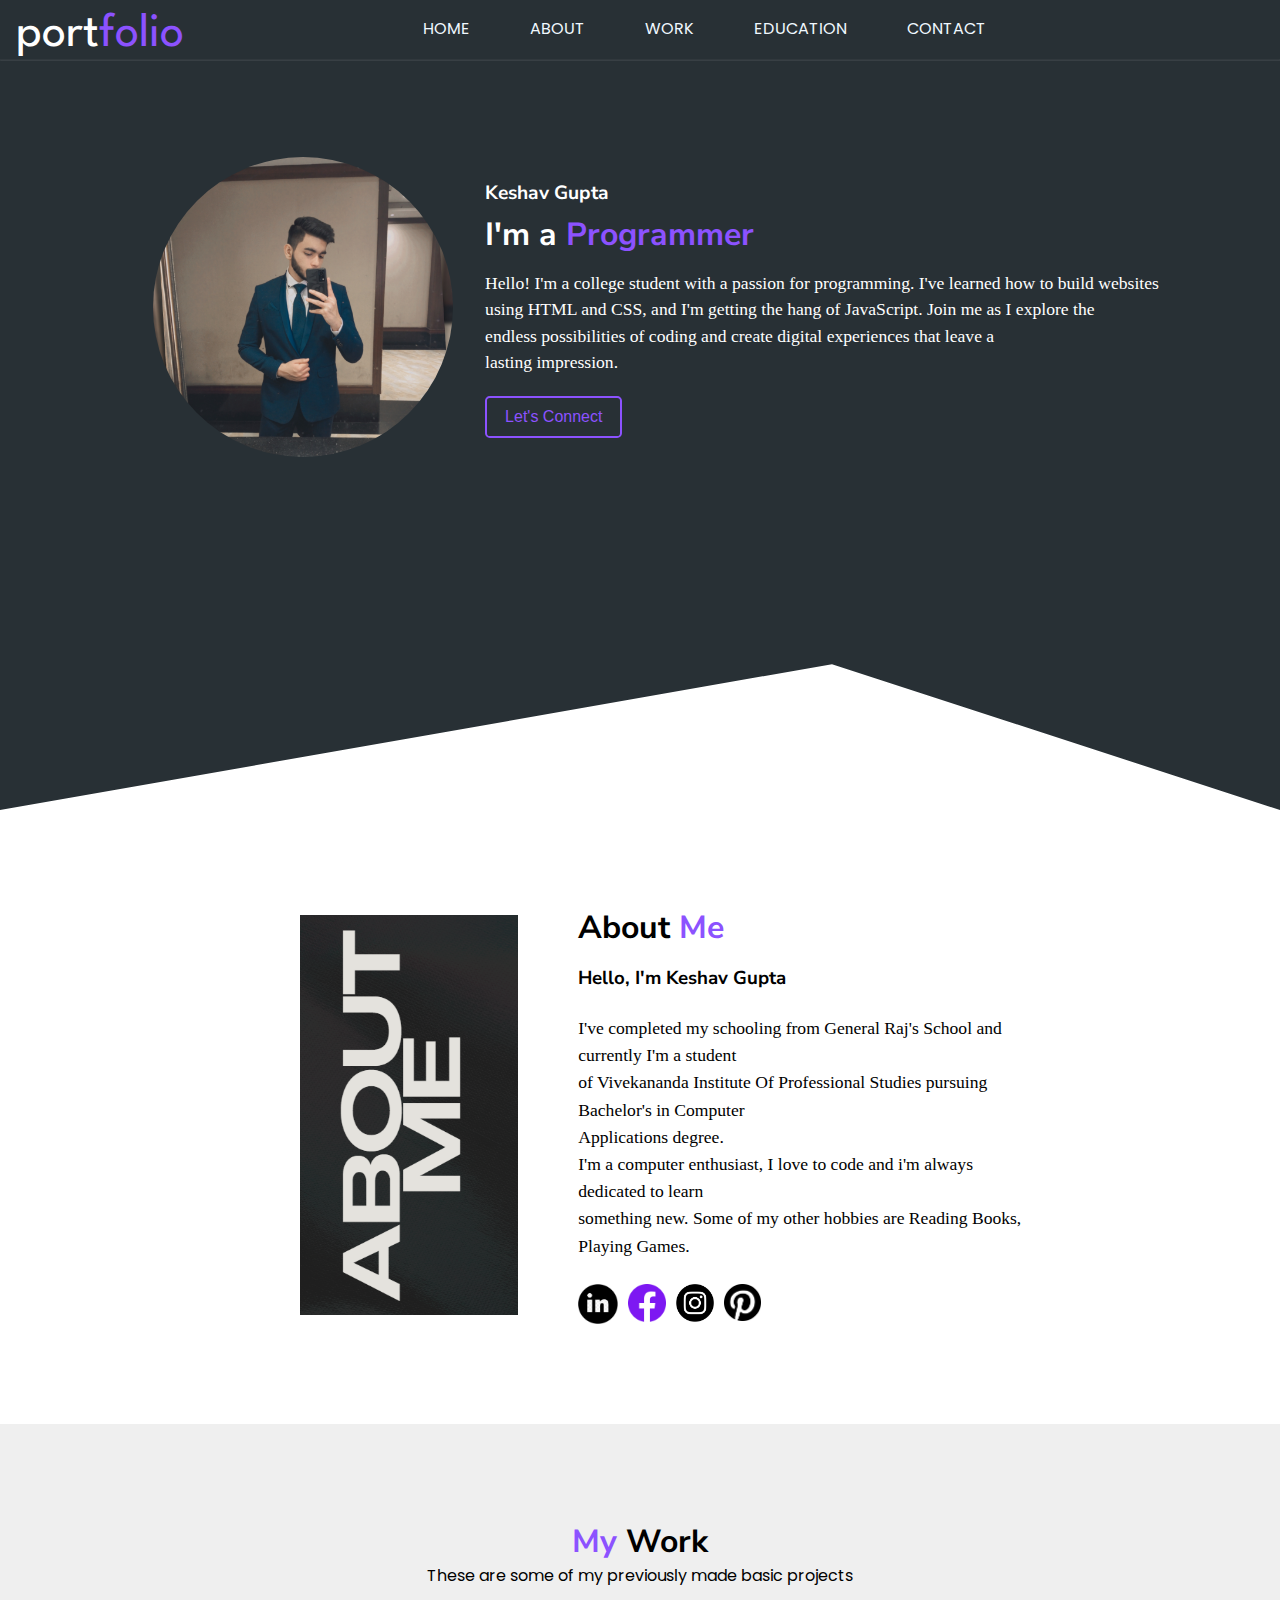
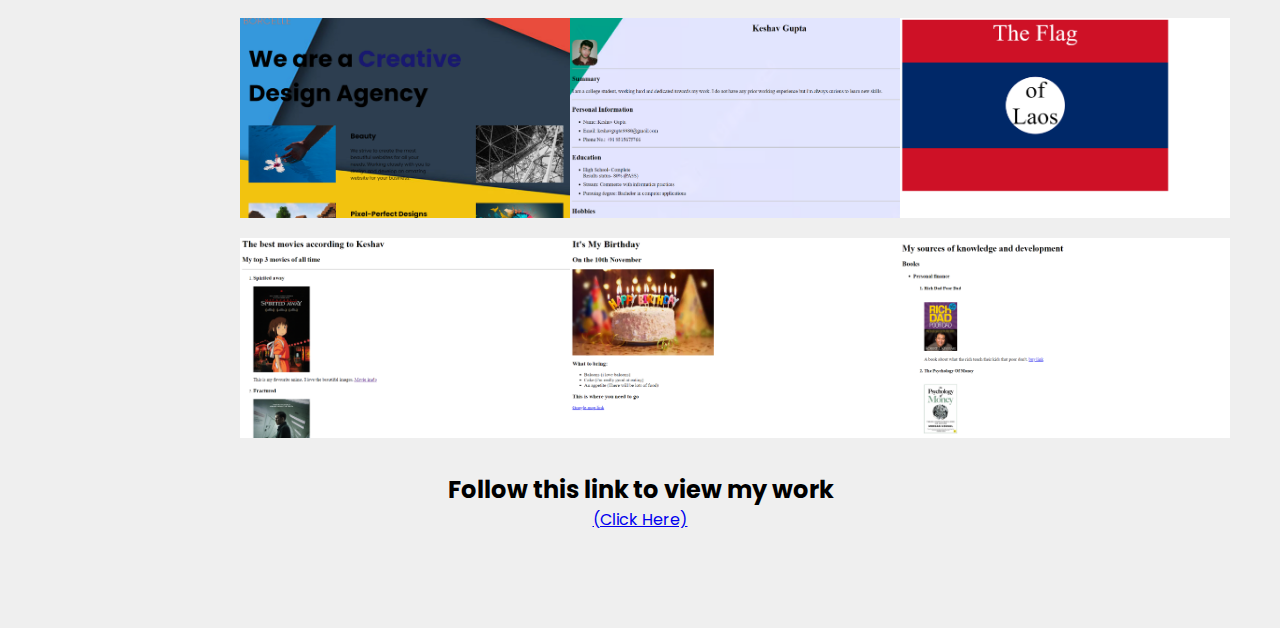
<file: index.html>
<!DOCTYPE html>
<html lang="en">
  <head>
    <meta charset="UTF-8" />
    <meta name="viewport" content="width=device-width, initial-scale=1.0" />
    <link rel="stylesheet" href="./style.css" />
    <title>My Portfolio</title>
    <link rel="preconnect" href="https://fonts.googleapis.com" />
    <link rel="preconnect" href="https://fonts.gstatic.com" crossorigin />
    <link
      href="https://fonts.googleapis.com/css2?family=League+Spartan:wght@800&display=swap"
      rel="stylesheet"
    />
    <link
      href="https://fonts.googleapis.com/css2?family=Poppins:wght@300&display=swap"
      rel="stylesheet"
    />
    <link
      href="https://fonts.googleapis.com/css2?family=Nunito+Sans:opsz,wght@6..12,300&display=swap"
      rel="stylesheet"
    />
  </head>
  <body>
    <div class="site-main-wrapper">
     
    <header>
      <div class="container">
        <nav id="main-nav">
          <p class="port">port<span class="logo">folio</span></p>
          <div class="navleft">
            <div class="tab">
              <a href="./index.html">HOME</a>
              <a href="#About">ABOUT</a>
              <a href="#work">WORK</a>
              <a href="./other pages/education.html">EDUCATION</a>
              <a href="./other pages/contact.html">CONTACT</a>
             
            </div>
          </div>
        </nav>
        <hr />
        <div class="main">
          <div class="mainleft">
            <img class="keshav" src="./images/keshav.jpg" height="300px" />
          </div>
          <div class="mainright">
            <h5>Keshav Gupta</h5>
            <h1>I'm a <span>Programmer</span></h1>
            <p>
              Hello! I'm a college student with a passion for programming. I've
              learned how to build websites<br />
              using HTML and CSS, and I'm getting the hang of JavaScript. Join
              me as I explore the <br />
              endless possibilities of coding and create digital experiences
              that leave a <br />
              lasting impression.
            </p>

            <a href="https://www.linkedin.com/in/keshavtopg/"
              ><button class="btn1">Let's Connect</button></a
            >
          </div>
        </div>
      </div>
    </header>

    <section id="About" class="about">
      <div class="container2">
        <div class="aboutme-img">
          <img src="./images/about.png" height="400px" />
        </div>
        <div class="about">
          <h1>About <span>Me</span></h1>
          <h3>Hello, I'm Keshav Gupta</h3>
          <p>
            I've completed my schooling from General Raj's School and currently
            I'm a student <br />
            of Vivekananda Institute Of Professional Studies pursuing Bachelor's
            in Computer <br />
            Applications degree. <br />
            I'm a computer enthusiast, I love to code and i'm always dedicated
            to learn <br />something new. Some of my other hobbies are Reading
            Books, Playing Games.
          </p>
          <div class="social">
            <a href="https://www.linkedin.com/in/keshavtopg/"
              ><img src="./images/ln.png" height="40px"
            /></a>
            <a
              href="https://www.facebook.com/profile.php?id=100020538876305&mibextid=ZbWKwL"
              ><img src="./images/fb.png" height="38px"
            /></a>
            <a href="https://www.instagram.com/sykeshav/"
              ><img src="./images/insta.png" height="38px"
            /></a>
            <a href="#"><img src="./images/pin.png" height="37px" /></a>
          </div>
        </div>
      </div>
    </section>

    <section id="work" class="work">
      <div class="container-w">
        <h1><span>My </span>Work</h1>
        <p>These are some of my previously made basic projects</p>

        <div class="card-wrapper">
          <div class="card1">
            <img src="./images/work1.png" >
          </div>
          <div class="card1">
            <img src="./images/work6.png" >
          </div>
          <div class="card1">
            <img src="./images/work2.png" >
          </div>
          <div class="card1">
            <img src="./images/work3.png" >
          </div>
          <div class="card1">
            <img src="./images/work4.png" >
          </div>
          <div class="card1">
            <img src="./images/work5.png" >
          </div>
        </div>
        <div class="work-link">
        <h2>Follow this link to view my work</h2>
        <a href="https://keshavg5.github.io/resumeeeee/">(Click Here)</a>
      </div>
    </div>
    </section>
  </div>
  </body>
</html>
</file>
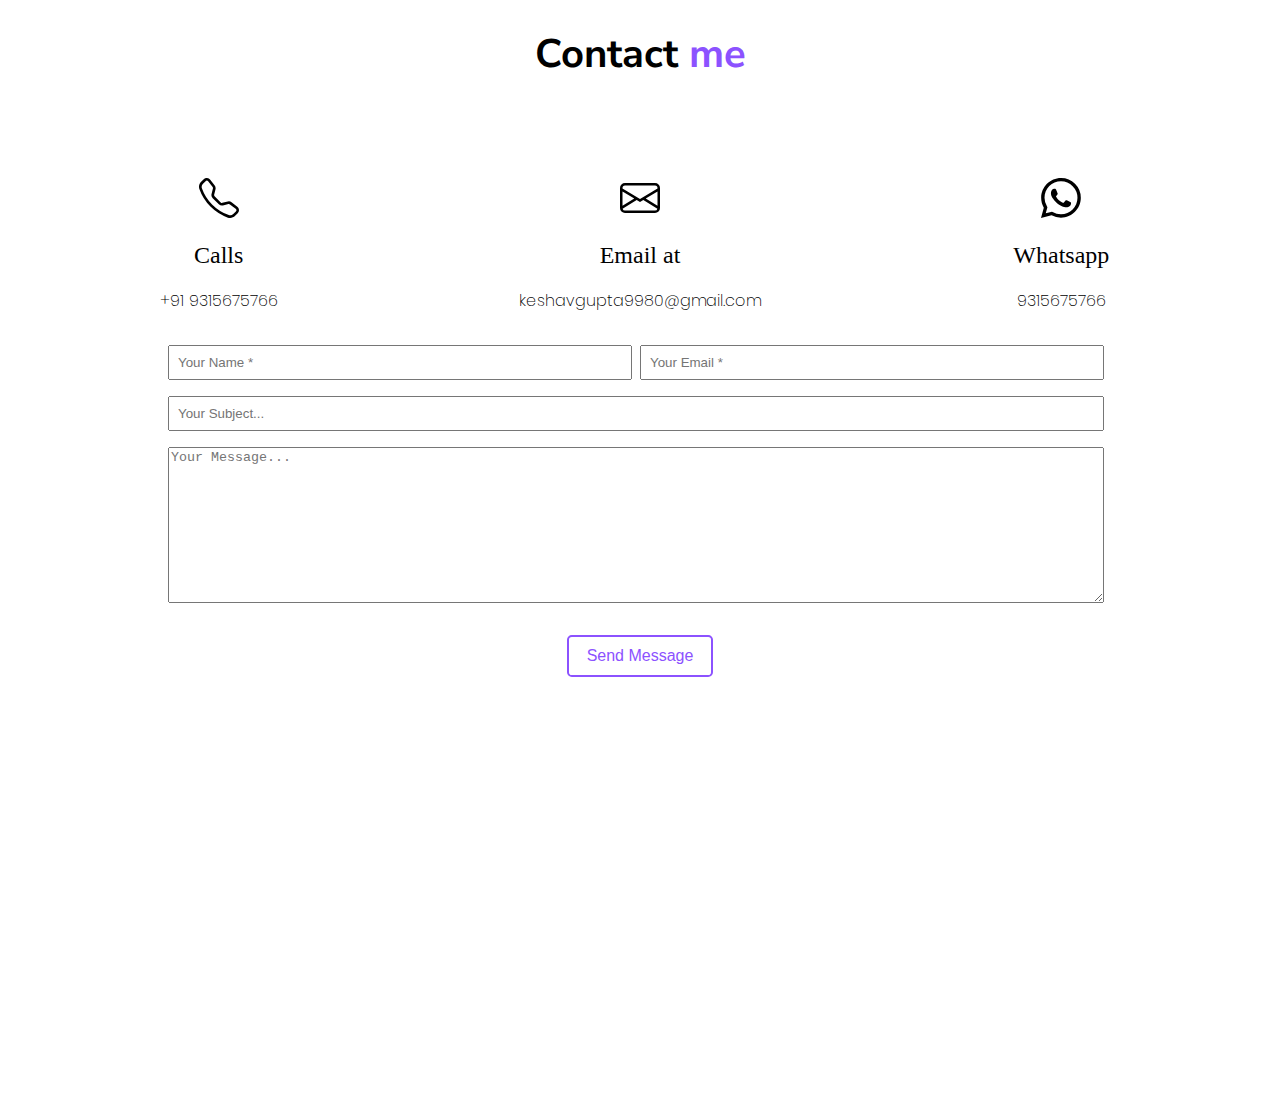
<file: other pages/contact.html>
<!DOCTYPE html>
<html lang="en">
  <head>
    <meta charset="UTF-8" />
    <meta name="viewport" content="width=device-width, initial-scale=1.0" />
    <title>Contact Me</title>
    <link
      href="https://fonts.googleapis.com/css2?family=Nunito+Sans:opsz,wght@6..12,300&display=swap"
      rel="stylesheet"
    />
    <link
    href="https://fonts.googleapis.com/css2?family=Poppins:wght@300&display=swap"
    rel="stylesheet"
  />
    <style>

      body {
        height: 120vh;
      }
      .container h1 span {
        color: #8c52ff;
      }
      .container h1 {
        text-align: center;
        font-size: 2.5rem;
        font-family: "Nunito Sans", sans-serif;
      }

      .card-wrapper {
        display: grid;
        grid-template-columns: 1fr 1fr 1fr;
      }
      section .card-wrapper .card {
        text-align: center;
        margin-top: 70px;
      }
      h3 {
        font-family: 'poppins' , sans-serif;
        font-size: medium;
        font-weight: 200;
      }
      h2 {
        font-weight: 400;
      }
      .send-text-btn {
        padding: 10px 18px;
        font-size: medium;
        border-radius: 0.3rem;
        border: 2px solid #8c52ff;
        background: transparent;
        color: #8c52ff;
        transition: background-color .2s ease-in , color .2s ease-in;
      }
     .send-text-btn:hover {
        color: #ffffff ;
        background-color: #8c52ff;
       cursor: pointer;
      }
      .input-wrap {
        display: grid;
        grid-template-columns: 1fr 1fr;
        padding: 0 10rem;
      }
      .input-wrap-2 {
        display: flex;
        flex-direction: column;
        padding: 0 10rem;
      }
      input {
        padding: 0.5rem;
        margin-top: 1rem;
        margin-right: 0.5rem;
      }
      textarea {
        margin-top: 1rem;
        margin-right: 0.5rem;
      }
      .btn-wrapper {
        text-align: center;
        margin-top: 2rem;
      }
    </style>
  </head>
  <body>
    <section class="contact">
      <div class="container">
        <h1>Contact <span>me</span></h1>

        <div class="card-wrapper">
          <div class="card">
            <img src="../images/telephone.svg" height="40px" />
            <h2>Calls</h2>
            <h3>+91 9315675766</h3>
          </div>

          <div class="card">
            <img src="../images/envelope.svg" height="40px"  />
            <h2>Email at</h2>
            <h3>keshavgupta9980@gmail.com</h3>
          </div>

          <div class="card">
            <img src="../images/whatsapp.svg" height="40px"  />
            <h2>Whatsapp</h2>
            <h3>9315675766</h3>
          </div>
        </div>

        <div class="input-wrap">
          <input type="text" placeholder="Your Name *">
          <input type="email" placeholder="Your Email *">
        </div>

        <div class="input-wrap-2">
          <input type="text" placeholder="Your Subject...">
          <textarea name="" id="" cols="30" rows="10" placeholder="Your Message..."></textarea>
        </div>

        <div class="btn-wrapper">
          <button class="send-text-btn">Send Message</button>
        </div>

      </div>
    </section>
  </body>
</html>
</file>
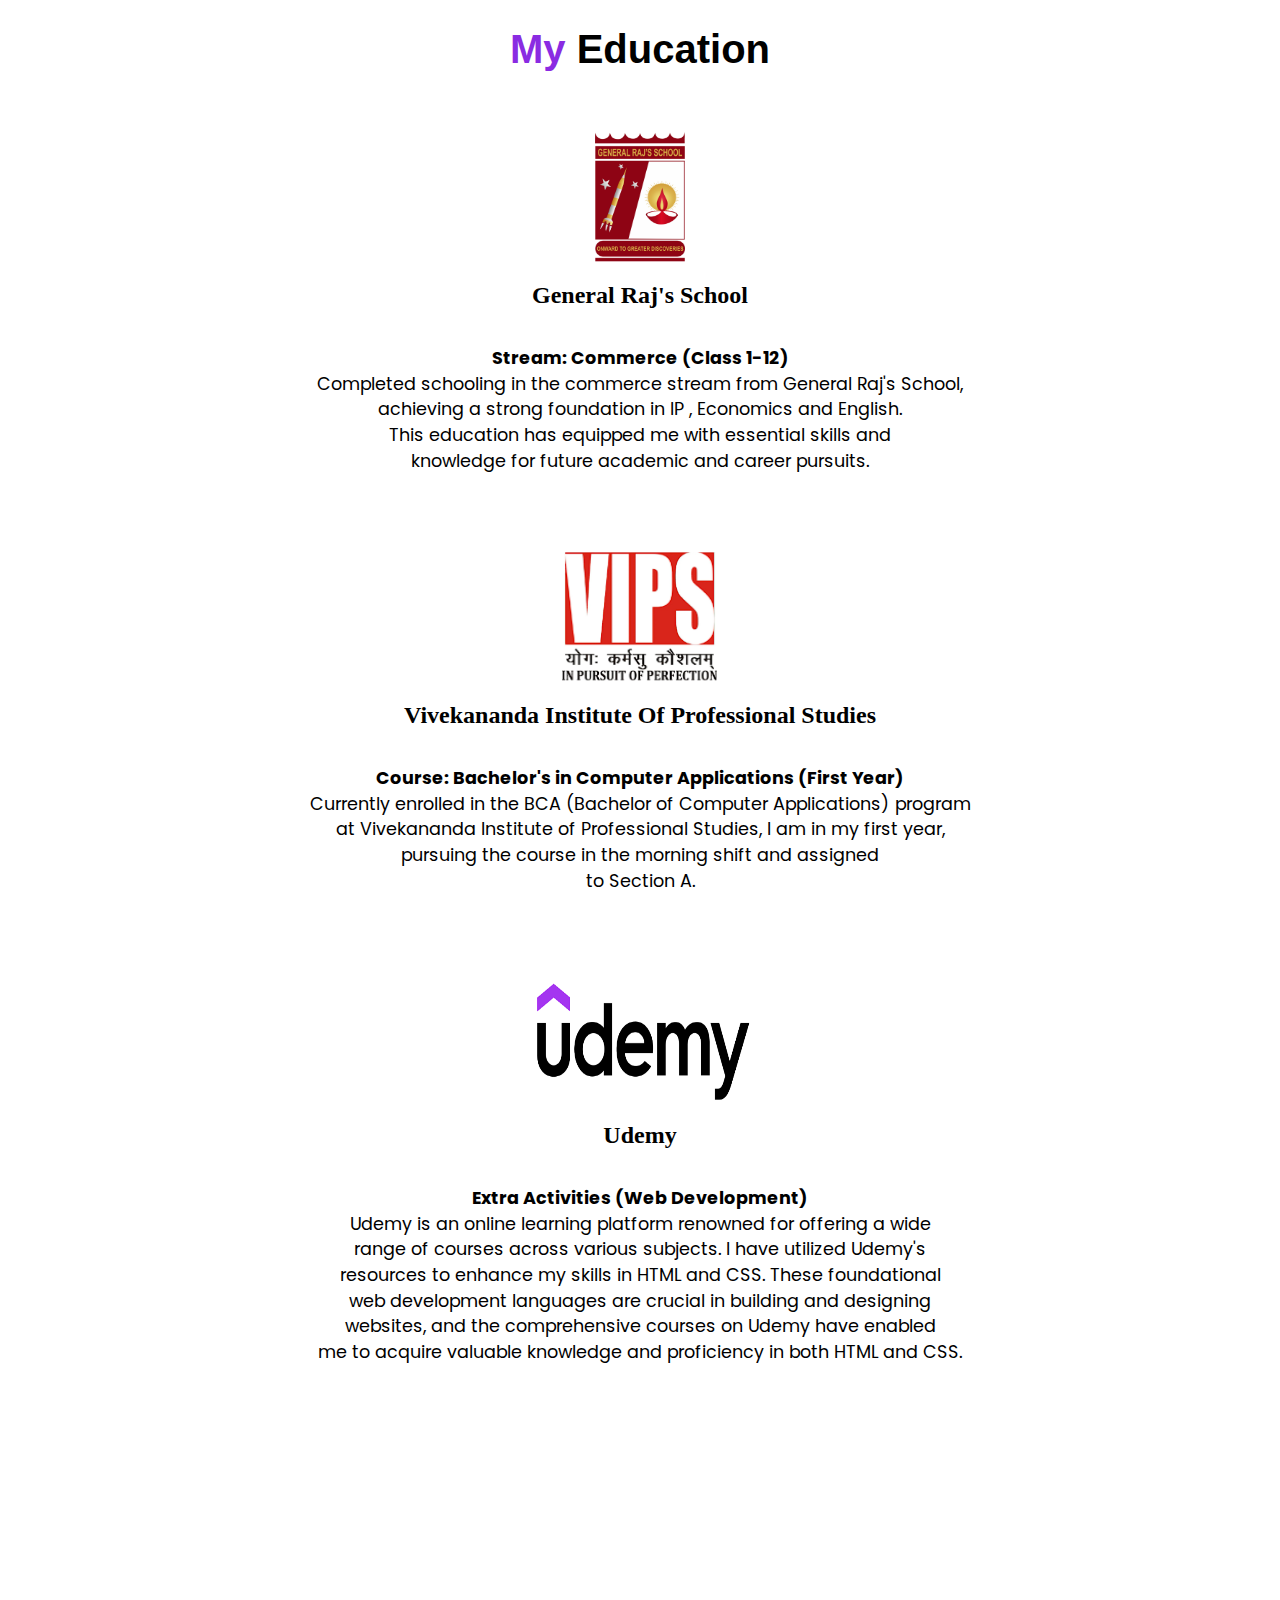
<file: other pages/education.html>
<!DOCTYPE html>
<html lang="en">
  <head>
    <meta charset="UTF-8" />
    <meta name="viewport" content="width=device-width, initial-scale=1.0" />
    <title>My Education</title>
    <link
      href="https://fonts.googleapis.com/css2?family=Nunito+Sans:opsz,wght@6..12,300&display=swap"
      rel="stylesheet"
    />
    <link
      href="https://fonts.googleapis.com/css2?family=Poppins:wght@300&display=swap"
      rel="stylesheet"
    />

    <style>
      body {
        height: 220vh;
      }  
      .container h1 {
        text-align: center;
        font-size: 2.5rem;
        font-family: "nunito", sans-serif;
      }
      .container h1 span {
        color: blueviolet;
      }
      .card {
        display: flex;
        margin-top: 60px;
        text-align: center;
        flex-direction: column;
      }
      .card .grs {
        width: 90px;
        align-self: center;
      }
      .card .vips {
        width: 160px;
        align-self: center;
      }
      .card .udemy {
        width: 220px;
        align-self: center;
      }
      p {
        line-height: 1.6rem;
        font-size: 1.1rem;
        font-family: 'poppins', sans-serif;
      }
    </style>
  </head>
  <body>
    <section>
      <div class="container">
        <h1><span>My </span>Education</h1>
        <div class="card">
          <img
            class="grs"
            src="../images/grslogo.png"
            height="130px"
            alt="school logo"
          />
          <h2>General Raj's School</h2>
          <p>
            <b>Stream: Commerce (Class 1-12)</b><br />
            Completed schooling in the commerce stream from General Raj's
            School,<br />
            achieving a strong foundation in IP , Economics and English.<br />
            This education has equipped me with essential skills and
            <br />knowledge for future academic and career pursuits.
          </p>
        </div>
        <div class="card">
          <img
            class="vips"
            src="../images/vipslogo.png"
            height="130px"
            alt="school logo"
          />
          <h2>Vivekananda Institute Of Professional Studies</h2>
          <p>
            <b>Course: Bachelor's in Computer Applications (First Year)</b
            ><br />
            Currently enrolled in the BCA (Bachelor of Computer Applications)
            program <br />at Vivekananda Institute of Professional Studies, I am
            in my first year,<br />
            pursuing the course in the morning shift and assigned<br />
            to Section A.
          </p>
        </div>
        <div class="card">
          <img
            class="udemy"
            src="../images/udemylogo.png"
            height="130px"
            alt="school logo"
          />
          <h2>Udemy</h2>
          <p>
            <b>Extra Activities (Web Development)</b><br />
            Udemy is an online learning platform renowned for offering a wide<br>
            range of courses across various subjects. I have utilized Udemy's<br>
            resources to enhance my skills in HTML and CSS. These foundational<br>
            web development languages are crucial in building and designing<br>
            websites, and the comprehensive courses on Udemy have enabled <br>me to
            acquire valuable knowledge and proficiency in both HTML and CSS.
          </p>
        </div>
      </div>
    </section>
  </body>
</html>
</file>
<file: style.css>
*{
    margin: 0;
    padding: 0;
}

body, html {
    overflow-x: hidden;
    }

html {
    scroll-behavior: smooth;
}

.port {
    font-family: 'League Spartan', sans-serif;
    font-size: xxx-large;
    margin: 0;
    padding-top: 12px;
    margin-left: 1rem;
    color : white;
}

.logo {
    color: #8c52ff;
}

header {
    height: 90vh;
    background-color: #283035;
    clip-path: polygon(0 0, 100% 0, 100% 100%, 65% 82%, 0 100%);
}

nav {
    display: flex;
    text-align: center;
    justify-content: flex-start;
}

hr {
    margin-top: 2px;
    opacity: 8%;

}

.tab a {
    text-decoration: none;
    color: aliceblue;
    margin-right: 3.5rem;
    font-family: 'Poppins', sans-serif;
    transition: all 0.3s ease;
}

.tab a:hover {
    color: #7348c8;
}


.container {
    margin: 0 auto;
}
@media (min-width:576px) {
    .container {
        max-width: 540px;
    }
}

@media (min-width:768px) {
    .container {
        max-width: 720px;
    }
}

@media (min-width:992px) {
    .container {
        max-width: 960px;
    }
}

@media (min-width:1200px) {
    .container {
        max-width: 1650px;
    }
}

.navleft {
    display: flex;
    align-items: center;
    width: 100%;
    justify-content: center; 
}

.main {
    display: flex;
    align-items: center;
    justify-content: center;
}

.keshav {
    border-radius: 50%;
    margin: 6rem 2rem;
}

.mainright h1 span {
    color: #8c52ff;
}

.mainright h5 {
   font-size: larger;
   color: rgb(255, 255, 255);
   font-family: 'Nunito Sans', sans-serif;
   margin-bottom: 0.8rem;
}

.mainright h1 {
    font-family: 'Nunito Sans', sans-serif;
    line-height: 1;
    color: white;
    margin-bottom: 1.2rem;
}

.mainright p {
    color: white;
    line-height: 1.5;
    font-weight: 400;
    font-size: 1.1rem;
    margin-bottom: 1.3rem;
}

.btn1 {
    padding: 10px 18px;
    font-size: medium;
    border-radius: 0.3rem;
    border: 2px solid #8c52ff;
    background: transparent;
    color: #8c52ff;
    transition: background-color .2s ease-in , color .2s ease-in;
}

.btn1:hover {
    color: #ffffff ;
    background-color: #8c52ff;
    cursor: pointer;
}

section {
    padding: 6rem 15rem;
}

.container2 {
    display: flex;
    align-items: center;
}

.about {
    margin-left: 60px;
}

.about h1 {
    margin-bottom: 1rem;
    font-family: 'Nunito Sans', sans-serif;
}

.about h3 {
    margin-bottom: 1.5rem;
    font-family: 'Nunito Sans', sans-serif;
}

.about p {
    margin-bottom: 1.5rem;
    font-weight: 200;
    line-height: 1.7rem;
    font-size: 1.1rem;
}

.about h1 span {
    color: #8c52ff;
}

.social {
    display: flex;
}

.social a {
    margin-right: 10px;
}

.work {
    background-color: #efefef;
}

.container-w h1 {
    text-align: center;
    font-family: 'Nunito Sans', sans-serif;

}
.container-w h1 span {
    color: #8c52ff;
}

.container-w p {
    text-align: center;
    font-family: 'poppins', sans-serif;
}

.card-wrapper {
    display: grid;
    grid-template-columns: repeat(3, 1fr);
    grid-row-gap: 1rem;
    margin: 30px 0;
}

.card1 img {
    height: 200px;
    width: 330px;
}

.work-link {
    display: flex;
    flex-direction: column;
    align-items: center;
    font-size: 1rem;
    margin-top: 1rem;
    font-family: 'poppins', sans-serif;
}



@media (max-width:1024px) {
    #main-nav {
        display: none;
    }
    hr {
        display: none;
    }
    .keshav {
        height: 130px;
    }
    .mainright h1 {
        font-size: 2rem;
    }
    .mainright {
        padding-top: 10rem;
    }
    header {
        clip-path: polygon(0 0, 100% 0, 100% 100%, 80% 90%, 0 100%);
    }
    .aboutme-img img {
        display: none;
    }
    #about {
        padding: 0;
    }
    .about {
        margin-left: 0;
        padding: 10px 70px;
    }
    .social img {
        margin-right: 15px;
        height: 35px;
    }
    .work {
        padding: 0 0;
        padding-left: 2rem;
        padding-top: 2rem;
    }
    .card-wrapper {
        grid-template-columns: 1fr 1fr;
    }
    .card1 img {
        height: 150px;
        width: 250px;
    }
    .work {
        height: 110vh;
    }
}

@media (max-width:576px) {
    .main {
        flex-direction: column;
    }
    hr {
       display: none;
    }
    .mainleft img {
        margin-bottom: 3rem;
    }
    .mainright {
        padding-top: 0;
        padding-left: 1rem;
    }
    .mainright h1 {
        font-size: 1.6rem;
    }
    .mainright p {
        font-size: 1rem;
    }
    header {
        clip-path: polygon(0 0, 100% 0, 100% 100%, 80% 95%, 0 100%);
    } 
    .about {
        padding: 1rem 0;
        padding-left: 1rem;
    }
    .card-wrapper {
        grid-template-columns: 1fr 1fr;
    }
    .card1 img {
        height: 90px;
        width: 150px;
    }
    .work {
        height: 80vh;
        padding: 32px 0;
        text-align: center;
    }
    .work-link {
        font-size: 0.9rem;
    }
}
</file>
